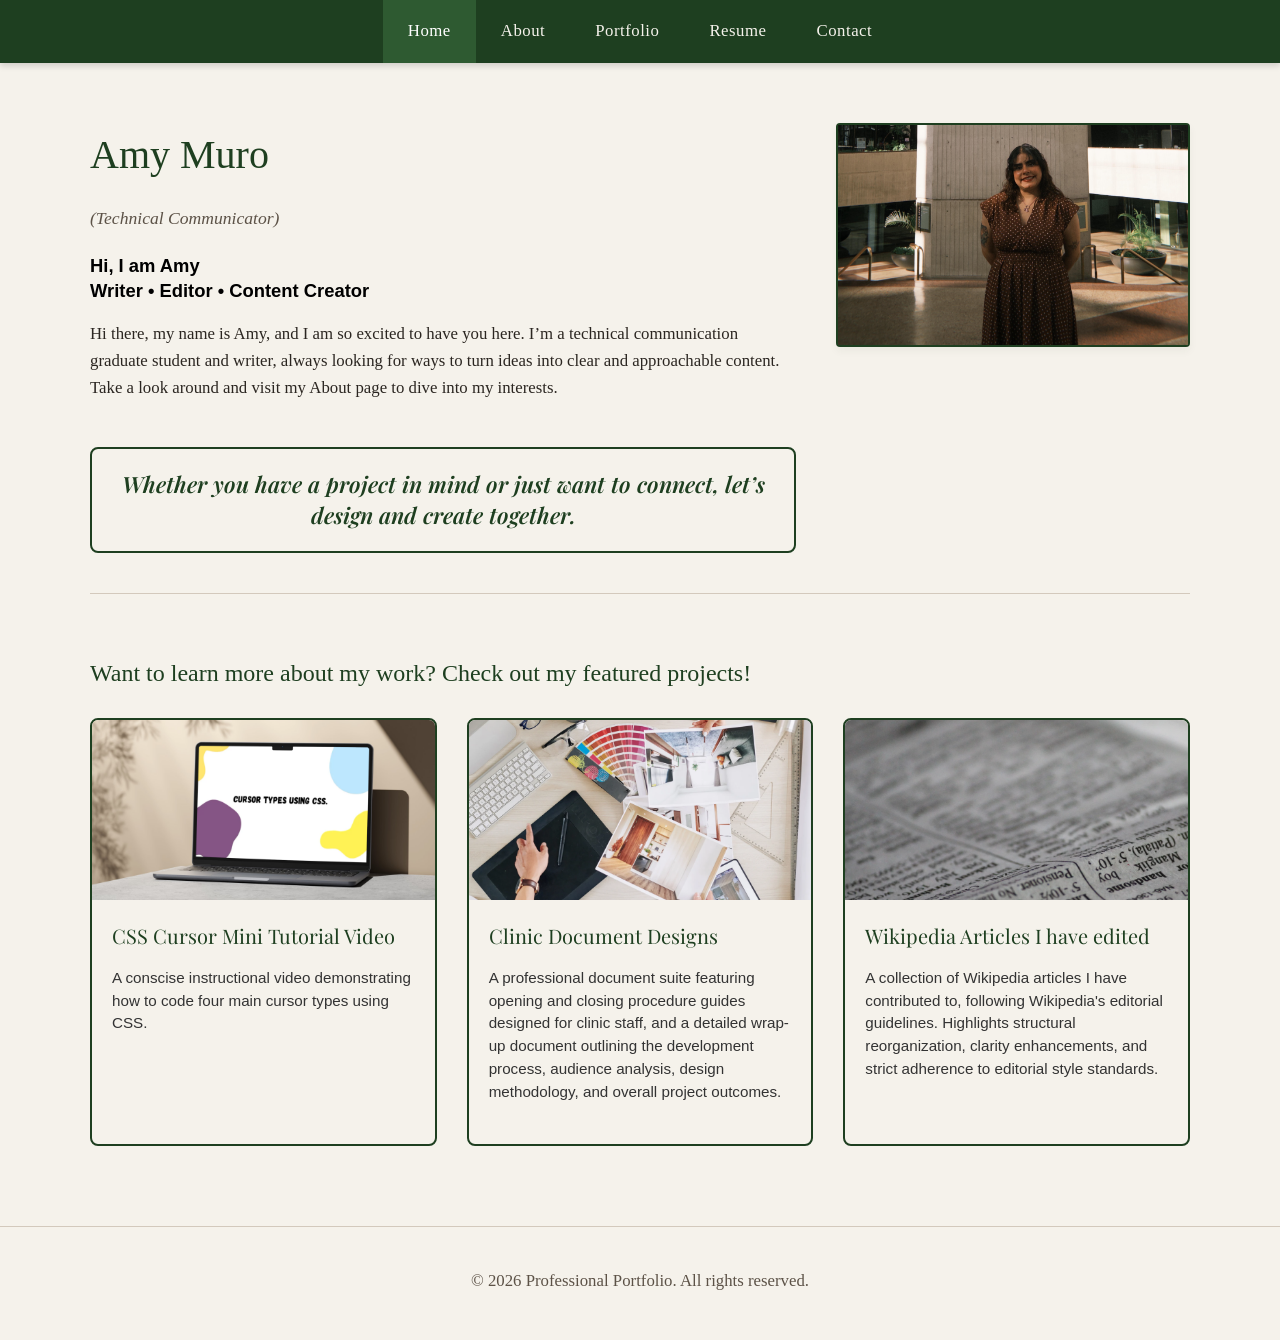
<file: index.html>
<!DOCTYPE html>
<html lang="en">
<head>

    <meta charset="UTF-8">
    <meta name="viewport" content="width=device-width, initial-scale=1.0">
    <title>Amy Muro - Portfolio Home</title>
<link href="https://fonts.googleapis.com/css2?family=Playfair+Display:ital,wght@0,400..900;1,400..900&display=swap" rel="stylesheet">
    <link rel="stylesheet" href="stylesheet_for_website.css">

</head>
<body>
    <!-- Navigation Bar -->

    <nav class="navbar">
        <ul class="nav-list">
            <li class="nav-item"><a href="index.html" class="active">Home</a></li>
            <li class="nav-item"><a href="about.html">About</a></li>
            <li class="nav-item dropdown">
                <a href="portfolio.html" class="dropbtn">Portfolio</a>
                <ul class="dropdown-menu">
                    <li><a href="writing-samples.html">Writing Samples</a></li>
                    <li><a href="editorial-work.html">Editorial Work</a></li>
                    <li><a href="digital-work.html">Digital Work</a></li>
                </ul>

            </li>

            <li class="nav-item"><a href="resume.html">Resume</a></li>
            <li class="nav-item"><a href="contact.html">Contact</a></li>

        </ul>

    </nav>
    <main class="home-container">

        <!-- Hero Section -->

        <section class="hero-section">

            <div class="hero-text">

                <h1>Amy Muro</h1>

                <p class="hero-subtitle">(Technical Communicator)</p>

                <p class="hero-tagline-bubbly">

                    Hi, I am Amy<br>Writer &bull; Editor &bull; Content Creator

                </p>



                <p class="hero-bio">

                    Hi there, my name is Amy, and I am so excited to have you here. I’m a technical communication graduate student and writer, always looking for ways to turn ideas into clear and approachable content. Take a look around and visit my About page to dive into my interests.

                </p>



                <!-- Interactive Big CTA Banner -->

                <a href="contact.html" class="hero-cta-banner">

                    <span>Whether you have a project in mind or just want to connect, let’s design and create together.</span>

                </a>

            </div>



            <!-- Image of Me Box / Photo Container -->

           <div class="hero-image-box">
                <!-- Replace 'your-headshot.jpg' with your actual image file name -->
                <img src="Photo of Me 1.1.jpg" alt="Portrait of Amy Muro" class="hero-profile-img">
            </div>
        </section>

       <!-- Featured Work Section -->

        <section class="featured-section">

            <h2 class="featured-heading">Want to learn more about my work? Check out my featured projects!</h2>

           

            <div class="featured-grid">



                <!-- Card 1: Digital Work -->

               <a href="digital-work.html" class="featured-card">

                 <div class="featured-card-img">

                 <img src="Portfolio Card 6.png" alt="Mini Instructional Cursor Tutorial Video Preview">

                 </div>

                 <div class="featured-card-body">

                     <h3>CSS Cursor Mini Tutorial Video </h3>

                        <p> A conscise instructional video demonstrating how to code four main cursor types using CSS.  </p>

                    </div>

                </a>

                <!-- Card 2: Digital Work -->

                <a href="digital-work.html" class="featured-card">

                    <div class="featured-card-img">

                    <img src="Card 2.png" alt="Clinic Document Designs Preview">

                    </div>

                    <div class="featured-card-body">

                        <h3>Clinic Document Designs</h3>

                        <p>A professional document suite featuring opening and closing procedure guides designed for clinic staff, and a detailed wrap-up document outlining the development process, audience analysis, design methodology, and overall project outcomes. </p>

                    </div>

                </a>



                <!-- Card 3: Editorial Work -->

                <a href="editorial-work.html" class="featured-card">

                    <div class="featured-card-img">

                         <img src="Card 3.png" alt="Wikipedia Articles Preview">

                    </div>

                    <div class="featured-card-body">

                        <h3>Wikipedia Articles I have edited</h3>

                        <p>A collection of Wikipedia articles I have contributed to, following Wikipedia's editorial guidelines. Highlights structural reorganization, clarity enhancements, and strict adherence to editorial style standards.</p>

                    </div>

                </a>



            </div>

        </section>

                       

                    </div>

                </a>



            </div>

        </section>



    </main>



    <!-- Footer / Contact Information -->

    <footer>

      <p>&copy; 2026 Professional Portfolio. All rights reserved.</p>

     

    </footer>



</body>

</html>

</html>
</file>
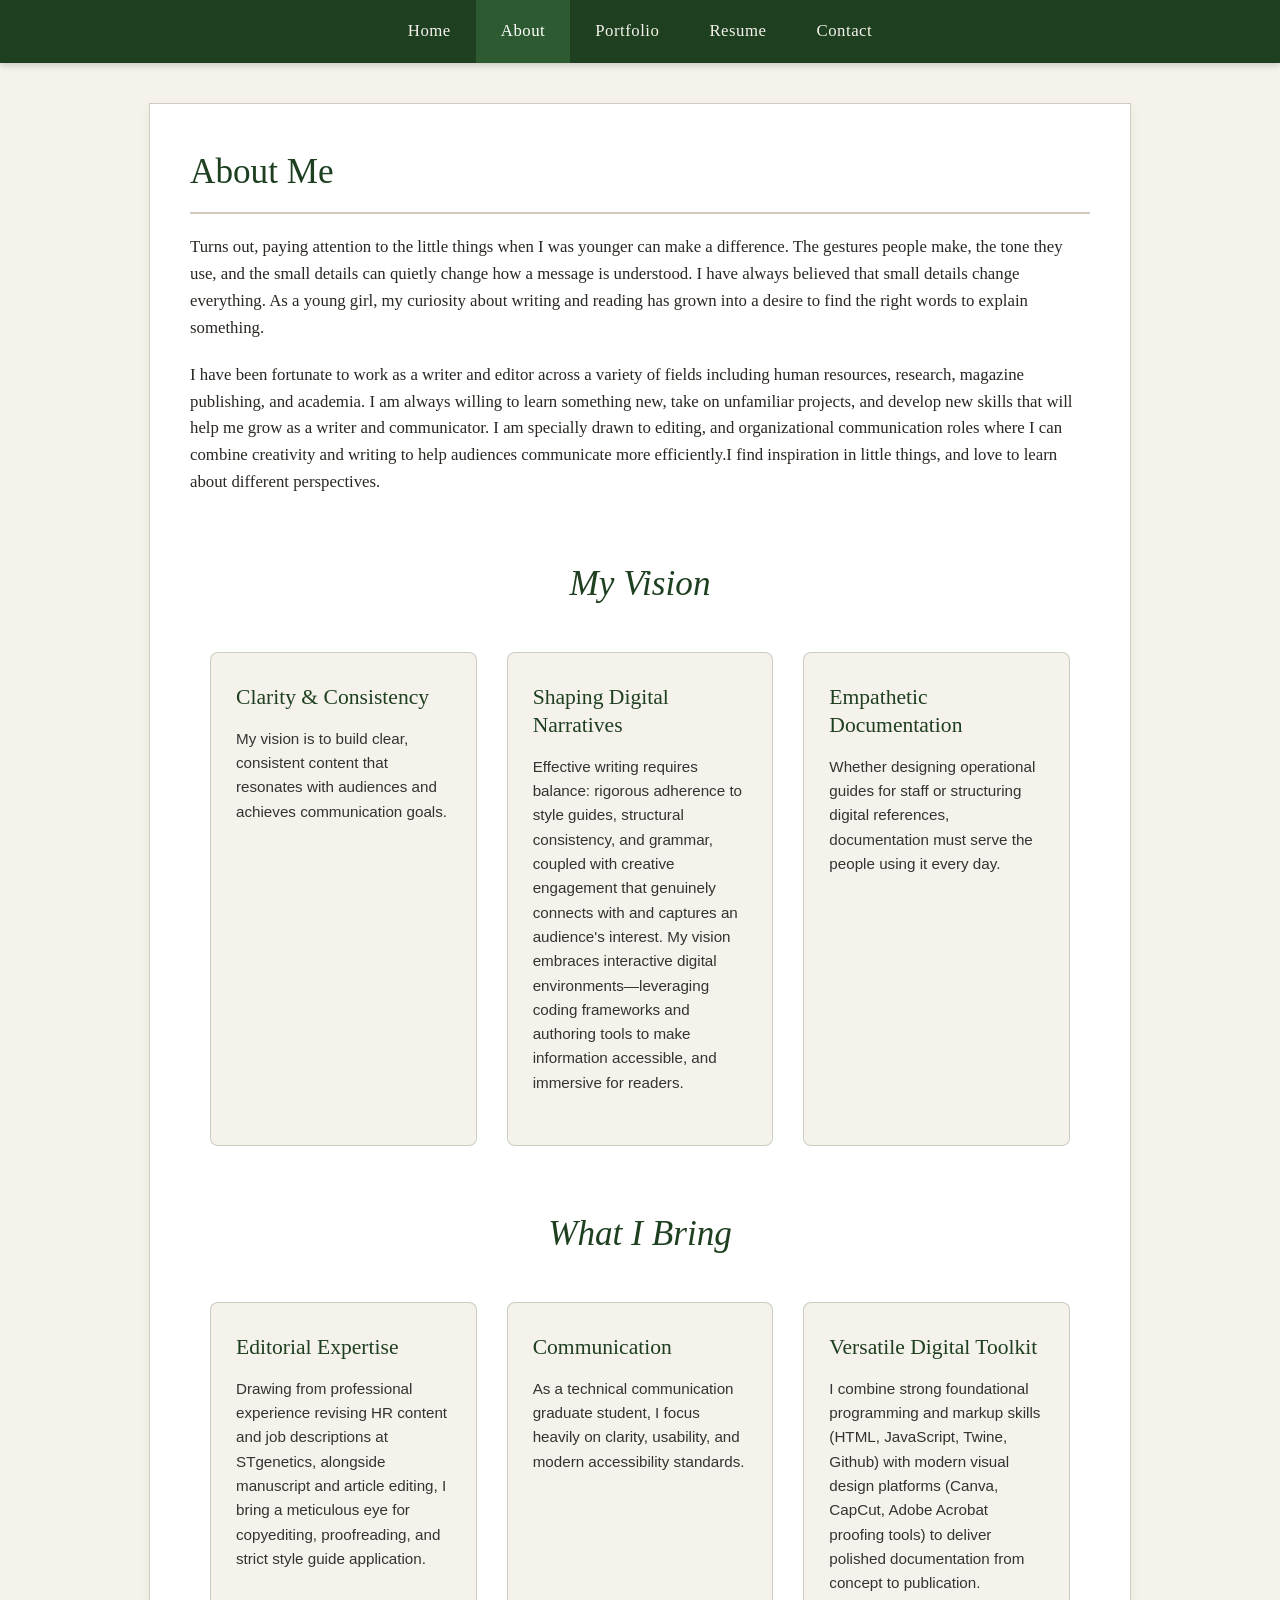
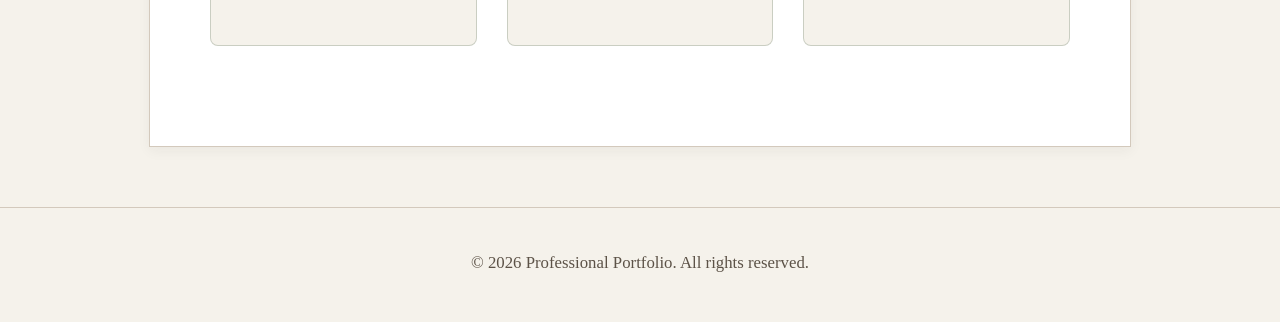
<file: about.html>
<!DOCTYPE html>
<html lang="en">
<head>
    <meta charset="UTF-8">
    <meta name="viewport" content="width=device-width, initial-scale=1.0">
    <title>Portfolio - About</title>
    <link rel="stylesheet" href="stylesheet_for_website.css">
</head>
<body>

   <nav class="navbar">
        <ul class="nav-list">
            <li class="nav-item"><a href="index.html">Home</a></li>
            <li class="nav-item"><a href="about.html" class="active">About</a></li>
            <li class="nav-item dropdown">
                <a href="portfolio.html" class="dropbtn">Portfolio</a>
                <ul class="dropdown-menu">
                    <li><a href="writing-samples.html">Writing Samples</a></li>
                    <li><a href="editorial-work.html">Editorial Work</a></li>
                    <li><a href="digital-work.html">Digital Work</a></li>
                </ul>
            </li>
            <li class="nav-item"><a href="resume.html">Resume</a></li>
            <li class="nav-item"><a href="contact.html">Contact</a></li>
        </ul>
    </nav>

    <main class="container">
        <h1>About Me</h1>
        <p>Turns out, paying attention to the little things when I was younger can make a difference. The 
gestures people make, the tone they use, and the small details can quietly change how a message 
is understood. I have always believed that small details change everything. As a young girl, my 
curiosity about writing and reading has grown into a desire to find the right words to explain 
something.</p>
 <p> I have been fortunate to work as a writer and editor across a variety of fields 
including human resources, research, magazine publishing, and academia. I am always willing to 
learn something new, take on unfamiliar projects, and develop new skills that will help me grow 
as a writer and communicator. I am specially drawn to editing, and organizational 
communication roles where I can combine creativity and writing to help audiences communicate 
more efficiently.I find inspiration in little things, and love to learn about different perspectives. </p>
        
<div class="vision-bring-container">

    <!-- My Vision Section -->
    <h2 class="section-title">My Vision</h2>
    <div class="vision-grid">
        
        <div class="vision-card">
            <h3>Clarity & Consistency</h3>
            <p>My vision is to build clear, consistent content that resonates with audiences and achieves communication goals.</p>
        </div>

        <div class="vision-card">
            <h3>Shaping Digital Narratives</h3>
            <p>Effective writing requires balance: rigorous adherence to style guides, structural consistency, and grammar, coupled with creative engagement that genuinely connects with and captures an audience's interest. My vision embraces interactive digital environments—leveraging coding frameworks and authoring tools to make information accessible, and immersive for readers.</p>
        </div>

        <div class="vision-card">
            <h3>Empathetic Documentation</h3>
            <p>Whether designing operational guides for staff or structuring digital references, documentation must serve the people using it every day. </p>
        </div>

    </div>

    <!-- What I Bring Section -->
    <h2 class="section-title">What I Bring</h2>
    <div class="vision-grid">
        
        <div class="vision-card">
            <h3>Editorial Expertise</h3>
            <p>Drawing from professional experience revising HR content and job descriptions at STgenetics, alongside manuscript and article editing, I bring a meticulous eye for copyediting, proofreading, and strict style guide application.</p>
        </div>

        <div class="vision-card">
            <h3>Communication</h3>
            <p>As a technical communication graduate student, I focus heavily on clarity, usability, and modern accessibility standards.</p>
        </div>

        <div class="vision-card">
            <h3>Versatile Digital Toolkit</h3>
            <p>I combine strong foundational programming and markup skills (HTML, JavaScript, Twine, Github) with modern visual design platforms (Canva, CapCut, Adobe Acrobat proofing tools) to deliver polished documentation from concept to publication.</p>
        </div>

    </div>

</div>
    </main>

    <footer>
      <p>&copy; 2026 Professional Portfolio. All rights reserved.</p>
    </footer>

</body>
</html>
</file>
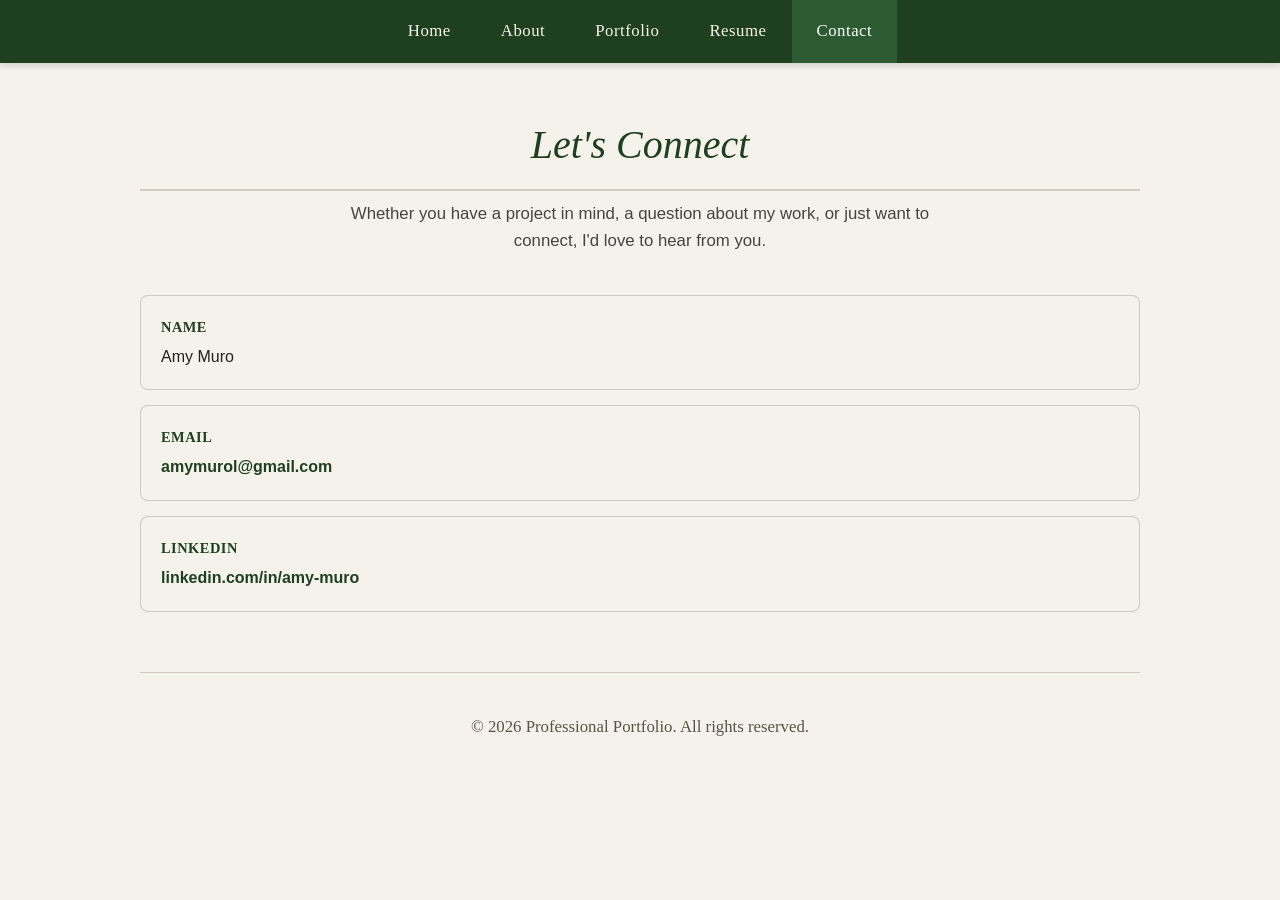
<file: contact.html>
<!DOCTYPE html>
<html lang="en">
<head>
    <meta charset="UTF-8">
    <meta name="viewport" content="width=device-width, initial-scale=1.0">
    <title>Portfolio - Contact</title>
    <link rel="stylesheet" href="stylesheet_for_website.css">
</head>
<body>

 <nav class="navbar">
        <ul class="nav-list">
            <li class="nav-item"><a href="index.html">Home</a></li>
            <li class="nav-item"><a href="about.html">About</a></li>
            <li class="nav-item dropdown">
                <a href="portfolio.html" class="dropbtn">Portfolio</a>
                <ul class="dropdown-menu">
                    <li><a href="writing-samples.html">Writing Samples</a></li>
                    <li><a href="editorial-work.html">Editorial Work</a></li>
                    <li><a href="digital-work.html">Digital Work</a></li>
                </ul>
            </li>
            <li class="nav-item"><a href="resume.html">Resume</a></li>
            <li class="nav-item"><a href="contact.html" class="active">Contact</a></li>
        </ul>
    </nav>

 <main class="contact-container">
    
    <!-- Section Header -->
    <header class="contact-header">
        <h1>Let's Connect</h1>
        <p>Whether you have a project in mind, a question about my work, or just want to connect, I'd love to hear from you.</p>
    </header>

    <div class="contact-grid">
        
        <!-- Left Side: Quick Contact Info Cards -->
        <div class="contact-info">
            
            <div class="info-card">
                <span class="info-label">Name</span>
                <p class="info-detail">Amy Muro</p>
            </div>

            <div class="info-card">
                <span class="info-label">Email</span>
                <p class="info-detail">
                    <a href="mailto:amymurol@gmail.com">amymurol@gmail.com</a>
                </p>
            </div>

            <div class="info-card">
                <span class="info-label">LinkedIn</span>
                <p class="info-detail">
                    <a href="https://www.linkedin.com/in/amy-muro" target="_blank" rel="noopener noreferrer">linkedin.com/in/amy-muro</a>
                </p>
            </div>

        </div>

    <footer>
      <p>&copy; 2026 Professional Portfolio. All rights reserved.</p>
    </footer>

</body>
</html>
</file>
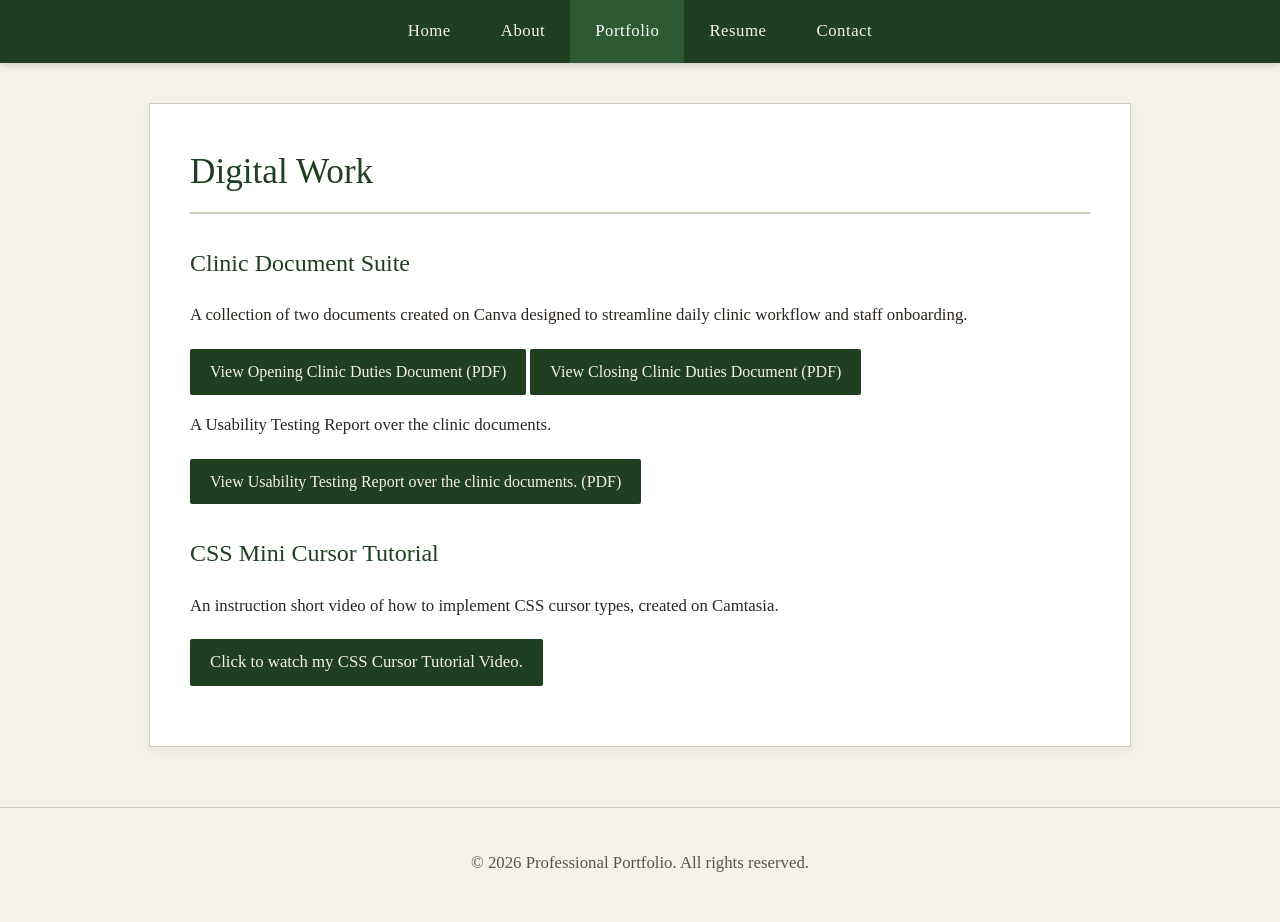
<file: digital-work.html>
<!DOCTYPE html>
<html lang="en">
<head>
    <meta charset="UTF-8">
    <meta name="viewport" content="width=device-width, initial-scale=1.0">
    <title>Portfolio - Digital Work</title>
    <link rel="stylesheet" href="stylesheet_for_website.css">
</head>
<body>

   <nav class="navbar">
        <ul class="nav-list">
            <li class="nav-item"><a href="index.html">Home</a></li>
            <li class="nav-item"><a href="about.html">About</a></li>
            <li class="nav-item dropdown">
                <a href="portfolio.html" class="dropbtn active">Portfolio</a>
                <ul class="dropdown-menu">
                    <li><a href="writing-samples.html">Writing Samples</a></li>
                    <li><a href="editorial-work.html">Editorial Work</a></li>
                    <li><a href="digital-work.html">Digital Work</a></li>
                </ul>
            </li>
            <li class="nav-item"><a href="resume.html">Resume</a></li>
            <li class="nav-item"><a href="contact.html">Contact</a></li>
        </ul>
    </nav>

    <main class="container">
        <h1>Digital Work</h1>
    <h2>Clinic Document Suite</h2>
    <p>A collection of two documents created on Canva designed to streamline daily clinic workflow and staff onboarding.</p>
    <!-- Link that opens the PDF in a new tab -->
    <a href="Opening Clinic Duties PDF.pdf" target="_blank" class="btn-primary">View Opening Clinic Duties Document (PDF)</a>
    <a href="Closing Clinic Duties PDF.pdf" target="_blank" class="btn-primary">View Closing Clinic Duties Document (PDF)</a>
    <p>A Usability Testing Report over the clinic documents.</p>
    <a href="Usability Testing Report.pdf" target="_blank" class="btn-primary">View Usability Testing Report over the clinic documents. (PDF)</a>
    <h2>CSS Mini Cursor Tutorial </h2>
    <p> An instruction short video of how to implement CSS cursor types, created on Camtasia. <p>
   <!-- Opens the video file when clicked -->
     <a href="Cursor Types Video.mp4" target="_blank:" class="btn-primary">Click to watch my CSS Cursor Tutorial Video.</a>
    </main>

    <footer>
        <p>&copy; 2026 Professional Portfolio. All rights reserved.</p>
    </footer>

</body>
</html>
</file>
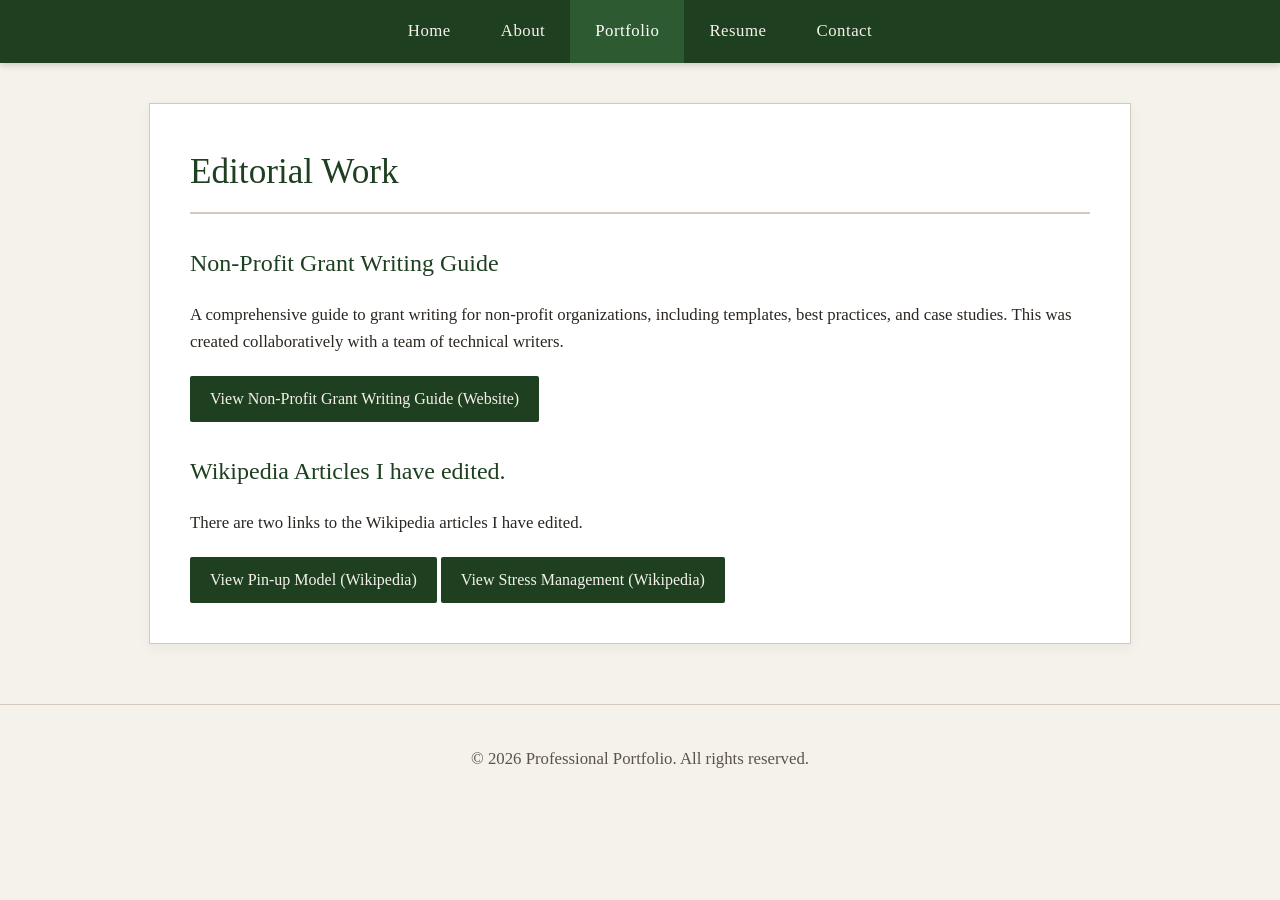
<file: editorial-work.html>
<!DOCTYPE html>
<html lang="en">
<head>
    <meta charset="UTF-8">
    <meta name="viewport" content="width=device-width, initial-scale=1.0">
    <title>Portfolio - Editorial Work</title>
    <link rel="stylesheet" href="stylesheet_for_website.css">
</head>
<body>

    <nav class="navbar">
        <ul class="nav-list">
            <li class="nav-item"><a href="index.html">Home</a></li>
            <li class="nav-item"><a href="about.html">About</a></li>
            <li class="nav-item dropdown">
                <a href="portfolio.html" class="dropbtn active">Portfolio</a>
                <ul class="dropdown-menu">
                    <li><a href="writing-samples.html">Writing Samples</a></li>
                    <li><a href="editorial-work.html">Editorial Work</a></li>
                    <li><a href="digital-work.html">Digital Work</a></li>
                </ul>
            </li>
            <li class="nav-item"><a href="resume.html">Resume</a></li>
            <li class="nav-item"><a href="contact.html">Contact</a></li>
        </ul>
    </nav>

    <main class="container">
        <h1>Editorial Work</h1>
        <h2>Non-Profit Grant Writing Guide</h2>
        <p>A comprehensive guide to grant writing for non-profit organizations, including templates, best practices, and case studies. This was created collaboratively with a team of technical writers.</p>
       <a href="https://amymuro1.github.io/Team-Documentation-Project-/#base-documentation" target="_blank" class="btn-primary">View Non-Profit Grant Writing Guide (Website)</a>
        <h2>Wikipedia Articles I have edited.</h2>
    <p>There are two links to the Wikipedia articles I have edited.</p> 
    <!-- Link that opens the PDF in a new tab -->
    <a href="https://en.wikipedia.org/wiki/Pin-up_model" target="_blank" class="btn-primary">View Pin-up Model (Wikipedia)</a>
    <!-- Link that opens the PDF in a new tab -->
    <a href="https://en.wikipedia.org/wiki/Stress_management" target="_blank" class="btn-primary">View Stress Management (Wikipedia)</a>
            
    </main>

    <footer>
        <p>&copy; 2026 Professional Portfolio. All rights reserved.</p>
    </footer>

</body>
</html>
</file>
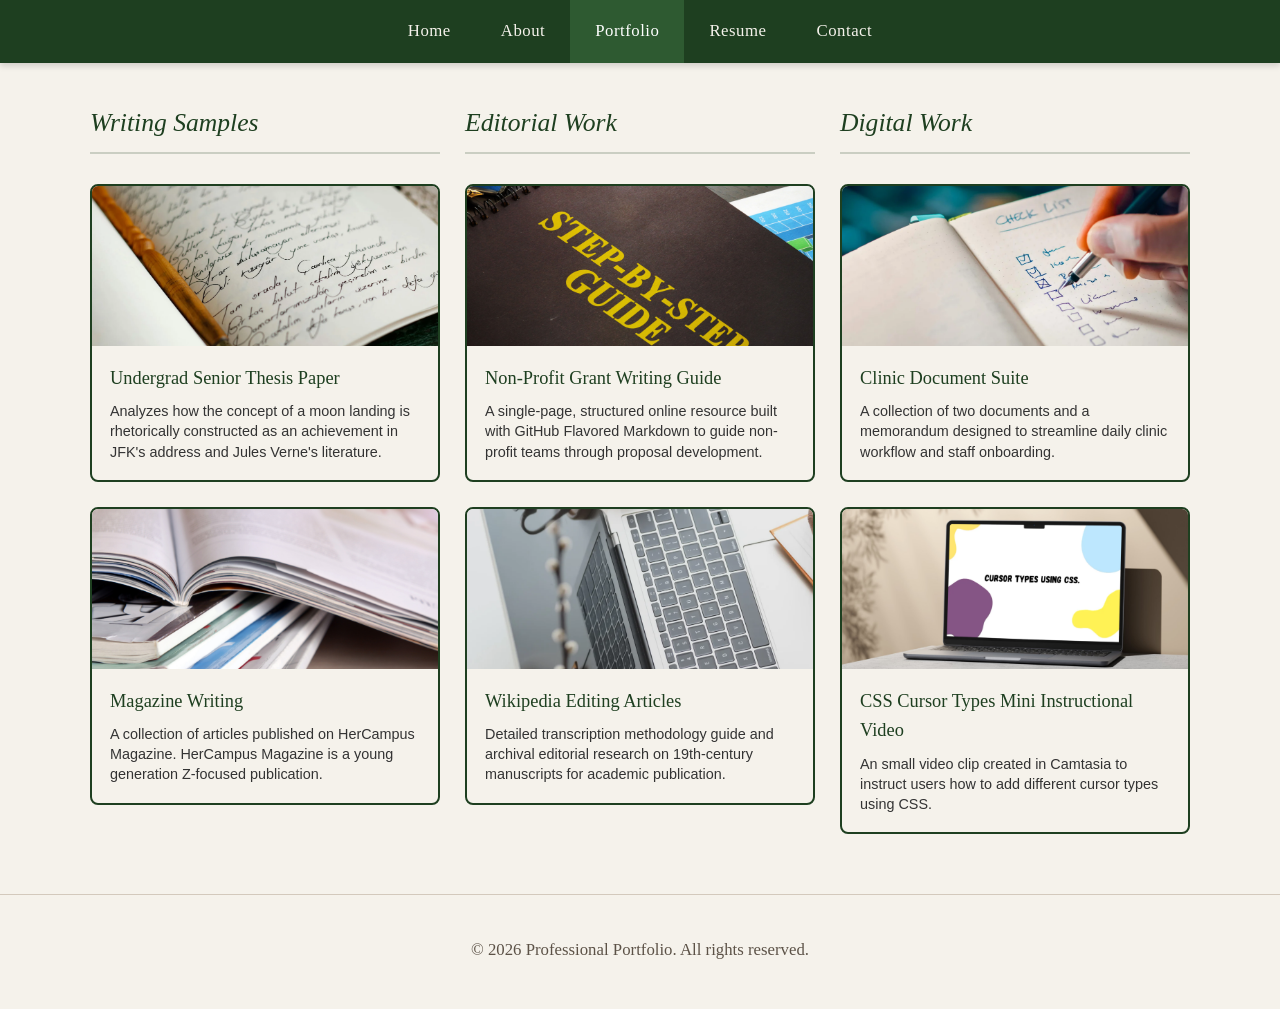
<file: portfolio.html>
<!DOCTYPE html>
<html lang="en">
<head>
    <meta charset="UTF-8">
    <meta name="viewport" content="width=device-width, initial-scale=1.0">
    <title>Portfolio - Overview</title>
    <link rel="stylesheet" href="stylesheet_for_website.css">
</head>
<body>

    <!-- Navigation Bar -->
    <nav class="navbar">
        <ul class="nav-list">
            <li class="nav-item"><a href="index.html">Home</a></li>
            <li class="nav-item"><a href="about.html">About</a></li>
            <li class="nav-item dropdown">
                <a href="portfolio.html" class="dropbtn active">Portfolio</a>
                <ul class="dropdown-menu">
                    <li><a href="writing-samples.html">Writing Samples</a></li>
                    <li><a href="editorial-work.html">Editorial Work</a></li>
                    <li><a href="digital-work.html">Digital Work</a></li>
                </ul>
            </li>
            <li class="nav-item"><a href="resume.html">Resume</a></li>
            <li class="nav-item"><a href="contact.html">Contact</a></li>
        </ul>
    </nav>
<main class="portfolio-wrapper">
    <div class="portfolio-grid">

        <!-- Column 1: Writing Samples (Both cards stacked) -->
        <div class="portfolio-column">
            <h2 class="column-header">Writing Samples</h2>
            
            <a href="writing-samples.html" class="portfolio-card">
                <div class="portfolio-card-img">
                    <img src="Portfolio Card 1.png" alt="Undergrad Senior Thesis Preview">
                </div>
                <div class="portfolio-card-body">
                    <h3>Undergrad Senior Thesis Paper</h3>
                    <p>Analyzes how the concept of a moon landing is rhetorically constructed as an achievement in JFK's address and Jules Verne's literature.</p>
                </div>
            </a>

            <a href="writing-samples.html" class="portfolio-card">
                <div class="portfolio-card-img">
                    <img src="Portfolio Card 2.png" alt="HR Content Preview">
                </div>
                <div class="portfolio-card-body">
                    <h3>Magazine Writing</h3>
                    <p>A collection of articles published on HerCampus Magazine. HerCampus Magazine is a young generation Z-focused publication.</p>
                </div>
            </a>
        </div>

        <!-- Column 2: Editorial Work (Both cards stacked) -->
        <div class="portfolio-column">
            <h2 class="column-header">Editorial Work</h2>

            <a href="editorial-work.html" class="portfolio-card">
                <div class="portfolio-card-img">
                    <img src="Portfolio Card 3.png" alt="Non-Profit Grant Writing Guide Preview">
                </div>
                <div class="portfolio-card-body">
                    <h3>Non-Profit Grant Writing Guide</h3>
                    <p>A single-page, structured online resource built with GitHub Flavored Markdown to guide non-profit teams through proposal development.</p>
                </div>
            </a>

            <a href="editorial-work.html" class="portfolio-card">
                <div class="portfolio-card-img">
                    <img src="Portfolio Card 4.png" alt="Historical Transcription Preview">
                </div>
                <div class="portfolio-card-body">
                    <h3>Wikipedia Editing Articles</h3>
                    <p>Detailed transcription methodology guide and archival editorial research on 19th-century manuscripts for academic publication.</p>
                </div>
            </a>
        </div>

        <!-- Column 3: Digital Work (Both cards stacked) -->
        <div class="portfolio-column">
            <h2 class="column-header">Digital Work</h2>

            <a href="digital-work.html" class="portfolio-card">
                <div class="portfolio-card-img">
                    <img src="Portfolio Card 5.png" alt="Clinic Procedure Suite Preview">
                </div>
                <div class="portfolio-card-body">
                    <h3>Clinic Document Suite</h3>
                    <p>A collection of two documents and a memorandum designed to streamline daily clinic workflow and staff onboarding.</p>
                </div>
            </a>

            <a href="digital-work.html" class="portfolio-card">
                <div class="portfolio-card-img">
                    <img src="Portfolio Card 6.png" alt="CSS Cursor Types Video Preview">
                </div>
                <div class="portfolio-card-body">
                    <h3>CSS Cursor Types Mini Instructional Video </h3>
                    <p>An small video clip created in Camtasia to instruct users how to add different cursor types using CSS. </p>
                </div>
            </a>
        </div>

    </div>
</main>

    <!-- Footer / Contact Information -->
    <footer>
      <p>&copy; 2026 Professional Portfolio. All rights reserved.</p>
     
    </footer>

</body>
</html>
</file>
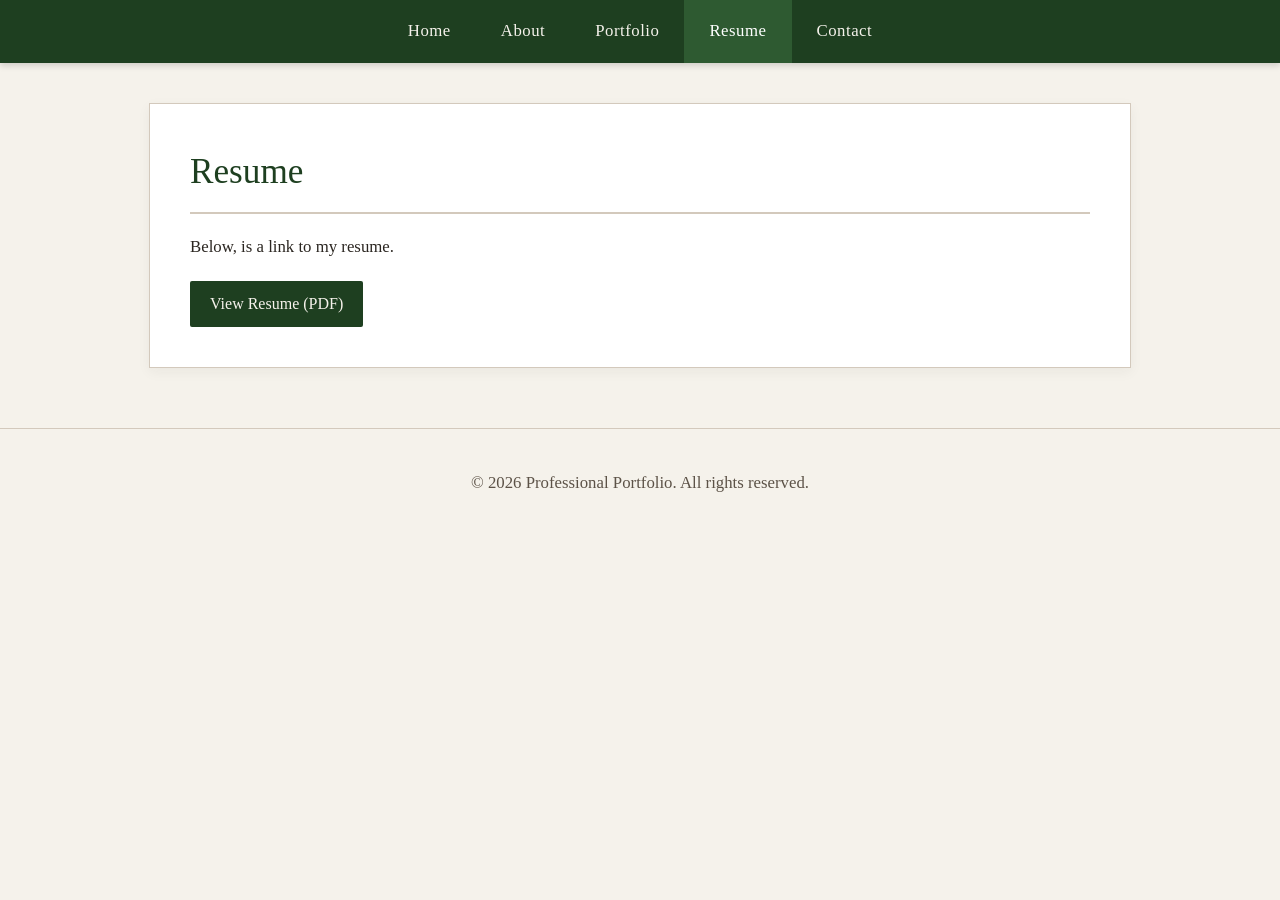
<file: resume.html>
<!DOCTYPE html>
<html lang="en">
<head>
    <meta charset="UTF-8">
    <meta name="viewport" content="width=device-width, initial-scale=1.0">
    <title>Portfolio - Resume</title>
    <link rel="stylesheet" href="stylesheet_for_website.css">
</head>
<body>

 <nav class="navbar">
        <ul class="nav-list">
            <li class="nav-item"><a href="index.html">Home</a></li>
            <li class="nav-item"><a href="about.html">About</a></li>
            <li class="nav-item dropdown">
                <a href="portfolio.html" class="dropbtn">Portfolio</a>
                <ul class="dropdown-menu">
                    <li><a href="writing-samples.html">Writing Samples</a></li>
                    <li><a href="editorial-work.html">Editorial Work</a></li>
                    <li><a href="digital-work.html">Digital Work</a></li>
                </ul>
            </li>
            <li class="nav-item"><a href="resume.html"class="active">Resume</a></li>
            <li class="nav-item"><a href="contact.html">Contact</a></li>
        </ul>
    </nav>

    <main class="container">
        <h1>Resume</h1>
        <p>Below, is a link to my resume.</p>
      <a href="Amy Muro Resume for Website.pdf" target="_blank" class="btn-primary">View Resume (PDF)</a>  
    </main>

    <footer>
        <p>&copy; 2026 Professional Portfolio. All rights reserved.</p>
    </footer>

</body>
</html>
</file>
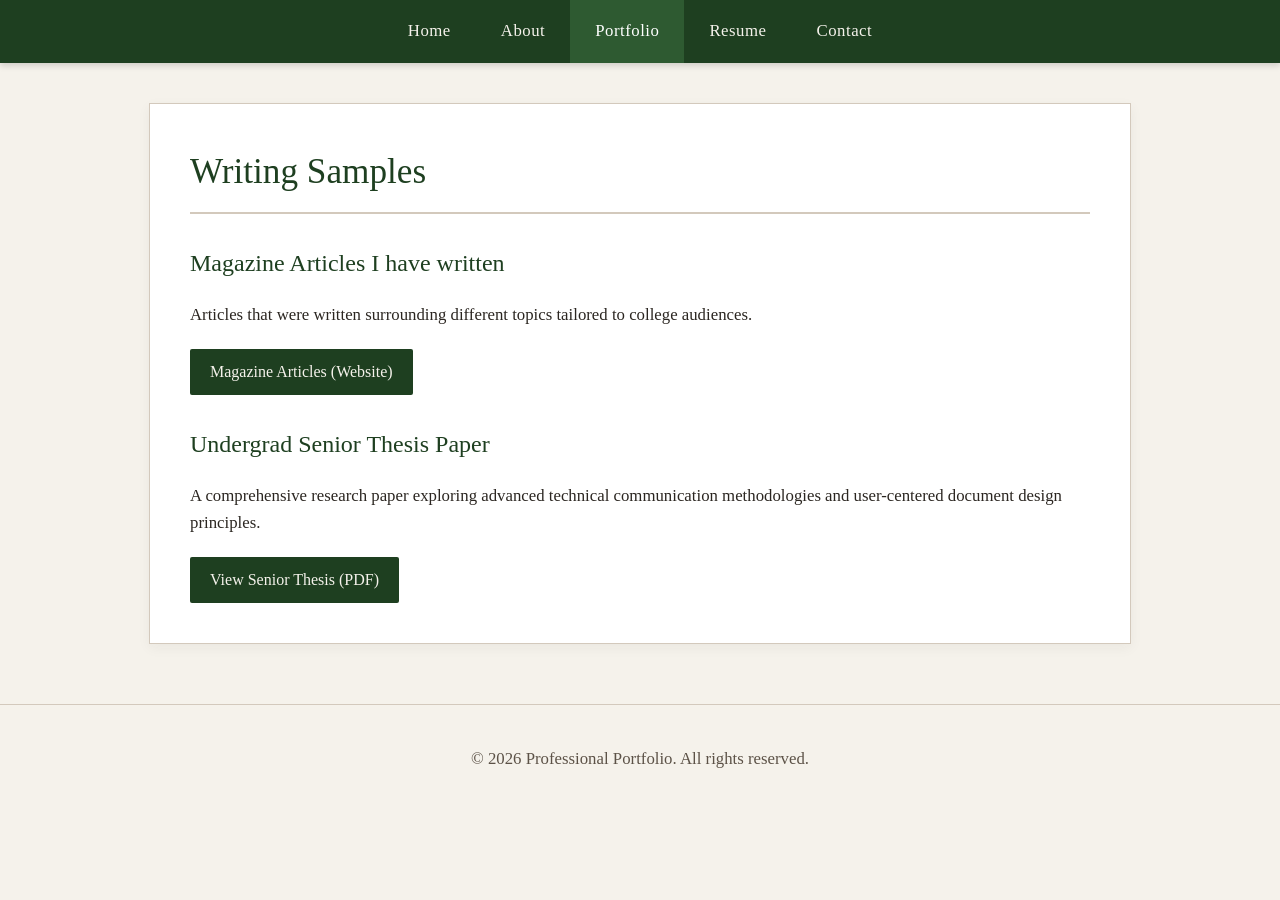
<file: writing-samples.html>
<!DOCTYPE html>
<html lang="en">
<head>
    <meta charset="UTF-8">
    <meta name="viewport" content="width=device-width, initial-scale=1.0">
    <title>Portfolio - Writing Samples</title>
    <link rel="stylesheet" href="stylesheet_for_website.css">
</head>
<body>
 <nav class="navbar">
        <ul class="nav-list">
            <li class="nav-item"><a href="index.html">Home</a></li>
            <li class="nav-item"><a href="about.html">About</a></li>
            <li class="nav-item dropdown">
                <a href="portfolio.html" class="dropbtn active">Portfolio</a>
                <ul class="dropdown-menu">
                    <li><a href="writing-samples.html">Writing Samples</a></li>
                    <li><a href="editorial-work.html">Editorial Work</a></li>
                    <li><a href="digital-work.html">Digital Work</a></li>
                </ul>
            </li>
            <li class="nav-item"><a href="resume.html">Resume</a></li>
            <li class="nav-item"><a href="contact.html">Contact</a></li>
        </ul>
    </nav>

    <main class="container">
        <h1>Writing Samples</h1>
        <h2>Magazine Articles I have written</h2>
        <p> Articles that were written surrounding different topics tailored to college audiences. </p>
        <a href="https://www.hercampus.com/author/amy-muro/" target="_blank" class="btn-primary"> Magazine Articles (Website)</a>
        <section class="sample-section">
    <h2>Undergrad Senior Thesis Paper</h2>
    <p>A comprehensive research paper exploring advanced technical communication methodologies and user-centered document design principles.</p>  
    <!-- Link that opens the PDF in a new tab -->
    <a href="senior-thesis-paper.pdf" target="_blank" class="btn-primary">View Senior Thesis (PDF)</a>
</section>
</section>
    </main>

</section>
    <footer>
        <p>&copy; 2026 Professional Portfolio. All rights reserved.</p>
    </footer>

</body>
</html>
</file>
<file: stylesheet_for_website.css>
/* ==========================================
   GLOBAL STYLES & COLOR PALETTE
   ========================================== */
:root {
    --bg-beige: #F5F2EB;          /* Warm background beige */
    --card-bg: #FFFFFF;           /* Clean white for content cards */
    --text-dark: #2B2621;         /* Deep warm brown/black for text */
    --forest-green: #1E3F20;      /* Dark forest green for headers & nav */
    --accent-green: #2E5A31;      /* Hover state green */
    --border-brown: #D3C9BC;      /* Muted brown for borders */
}

body {
    margin: 0;
    font-family: Georgia, 'Times New Roman', Times, serif; /* Formal serif font */
    background-color: var(--bg-beige);
    color: var(--text-dark);
    line-height: 1.6;
}

/* ==========================================
   NAVIGATION BAR STYLING
   ========================================== */
.navbar {
    background-color: var(--forest-green);
    width: 100%;
    box-shadow: 0 3px 6px rgba(0, 0, 0, 0.15);
    position: sticky;
    top: 0;
    z-index: 1000;
}

.nav-list {
    list-style-type: none;
    margin: 0;
    padding: 0;
    display: flex;
    justify-content: center;
}

.nav-item {
    position: relative;
}

.nav-item > a {
    display: block;
    color: var(--bg-beige);
    text-align: center;
    padding: 18px 25px;
    text-decoration: none;
    font-size: 1.05rem;
    letter-spacing: 0.5px;
    transition: background-color 0.3s ease, color 0.3s ease;
}

.nav-item > a:hover, .nav-item > a.active {
    background-color: var(--accent-green);
    color: #FFFFFF;
}

/* Dropdown Menu */
.dropdown-menu {
    display: none;
    position: absolute;
    top: 100%;
    left: 0;
    background-color: var(--forest-green);
    list-style-type: none;
    padding: 0;
    margin: 0;
    min-width: 200px;
    box-shadow: 0px 8px 16px rgba(0, 0, 0, 0.2);
}

.dropdown-menu li a {
    padding: 14px 20px;
    color: var(--bg-beige);
    text-decoration: none;
    display: block;
    text-align: left;
    font-size: 0.95rem;
    border-top: 1px solid rgba(255, 255, 255, 0.1);
}

.dropdown-menu li a:hover {
    background-color: var(--accent-green);
    color: #FFFFFF;
}

.dropdown:hover .dropdown-menu {
    display: block;
}

/* ==========================================
   LAYOUT & CONTENT STYLING
   ========================================== */
.container {
    max-width: 900px;
    margin: 40px auto;
    padding: 40px;
    background-color: var(--card-bg);
    border: 1px solid var(--border-brown);
    box-shadow: 0 4px 12px rgba(43, 38, 33, 0.05);
}

h1, h2, h3 {
    color: var(--forest-green);
    font-weight: normal;
    margin-top: 0;
}

h1 {
    font-size: 2.2rem;
    border-bottom: 2px solid var(--border-brown);
    padding-bottom: 12px;
    margin-bottom: 20px;
}

h2 {
    font-size: 1.5rem;
    margin-top: 30px;
}

p {
    margin-bottom: 20px;
    font-size: 1.05rem;
}

.btn-primary {
    display: inline-block;
    background-color: var(--forest-green);
    color: var(--bg-beige);
    padding: 10px 20px;
    text-decoration: none;
    border-radius: 2px;
    transition: background-color 0.3s ease;
}

.btn-primary:hover {
    background-color: var(--accent-green);
    color: #FFFFFF;
}

footer {
    text-align: center;
    padding: 25px;
    color: #5C5247;
    font-size: 0.9rem;
    border-top: 1px solid var(--border-brown);
    margin-top: 60px;
    .featured-card-body {
    padding: 20px;
    text-align: center;
}

.featured-card-body h3 {
    font-size: 1.1rem;
    color: var(--forest-green);
    margin: 0 0 8px 0;
}

.featured-card-body p {
    margin: 0;
    color: var(--text-dark);
    font-size: 0.9rem; /* Slightly smaller text for descriptions */
    line-height: 1.4;
}
}
/* ==========================================
   WIREFRAME PORTFOLIO GRID STYLING
   ========================================== */
/* Center and constrain the content width */
.portfolio-wrapper {
    max-width: 1100px; /* Adjust width as preferred */
    margin: 40px auto;  /* Centers the whole block on screen */
    padding: 0 20px;
}

/* 3 Equal Columns Grid */
.portfolio-grid {
    display: grid;
    grid-template-columns: repeat(3, 1fr);
    gap: 25px;
    align-items: start;
}

/* Vertical stacking inside each column */
.portfolio-column {
    display: flex;
    flex-direction: column;
    gap: 25px;
}

/* Column Header Styling */
.column-header {
    font-family: 'Playfair Display', Georgia, serif;
    font-size: 1.6rem;
    font-style: italic;
    color: #1E3F20;
    margin: 0 0 5px 0;
    padding-bottom: 8px;
    border-bottom: 2px solid rgba(30, 63, 32, 0.2);
}

/* Card Container */
.portfolio-card {
    display: flex;
    flex-direction: column;
    background-color: #F5F2EB;
    border: 2px solid #1E3F20;
    border-radius: 8px;
    overflow: hidden;
    text-decoration: none;
    transition: transform 0.3s ease, box-shadow 0.3s ease;
}

.portfolio-card:hover {
    transform: translateY(-5px);
    box-shadow: 0 8px 20px rgba(30, 63, 32, 0.2);
}

/* Top Half Image Container */
.portfolio-card-img {
    width: 100%;
    height: 160px; /* Fixed height for top-half image banner */
    overflow: hidden;
    background-color: #e2ded4;
}

.portfolio-card-img img {
    width: 100%;
    height: 100%;
    object-fit: cover;
    display: block;
}

/* Bottom Half Text Container */
.portfolio-card-body {
    padding: 18px;
}

.portfolio-card-body h3 {
    font-family: 'Playfair Display', Georgia, serif;
    font-size: 1.15rem;
    color: #1E3F20;
    margin: 0 0 8px 0;
}

.portfolio-card-body p {
    font-family: 'Quicksand', 'Nunito', sans-serif;
    font-size: 0.9rem;
    color: #333333;
    line-height: 1.4;
    margin: 0;
}

/* Responsive breakpoint for small screens */
@media (max-width: 850px) {
    .portfolio-grid {
        grid-template-columns: 1fr;
    }
}
/* ==========================================
   HOMEPAGE HERO & FEATURED SECTION STYLING
   ========================================== */

.home-container {
    max-width: 1100px;
    margin: 40px auto;
    padding: 20px;
}

.hero-section {
    display: flex;
    justify-content: space-between;
    align-items: flex-start;
    gap: 40px;
    margin-bottom: 60px;
    padding-bottom: 40px;
    border-bottom: 1px solid var(--border-brown);
}

.hero-text {
    flex: 1;
}

.hero-text h1 {
    font-size: 2.5rem;
    margin-bottom: 5px;
    border-bottom: none;
    padding-bottom: 0;
}

.hero-subtitle {
    font-size: 1.1rem;
    color: #5C5247;
    margin-bottom: 20px;
    font-style: italic;
}
.hero-tagline-bubbly {
    color: #000000;
    font-family: 'Quicksand', 'Nunito', sans-serif;
    font-size: 1.15rem;
    font-weight: 600;
    line-height: 1.4;
    margin-top: 5px;   /* <--- This pulls it closer to whatever is above it */
    margin-bottom: 15px;
}
.hero-bio {
    font-size: 1.05rem;
    color: var(--text-dark);
    line-height: 1.6;
}

/* Image of Me Placeholder Box */
.hero-image-box {
    width: 350px;
    height: 220px;
    background-color: #FFFFFF;
    border: 2px solid var(--forest-green);
    display: flex;
    align-items: center;
    justify-content: center;
    text-align: center;
    border-radius: 4px;
    box-shadow: 0 4px 8px rgba(30, 63, 32, 0.05);
    flex-shrink: 0;
}
.hero-image-box img {
    width: 100%;
    height: 100%;
    object-fit: cover;
    display: block;
}

.hero-image-box span {
    font-size: 1.2rem;
    color: var(--forest-green);
}
.hero-cta-banner {
    display: inline-block;
    margin-top: 25px;
    padding: 20px 28px;
    background-color: #F5F2EB; /* Beige background */
    border: 2px solid #1E3F20; /* Forest green border */
    border-radius: 8px;
    text-decoration: none;
    transition: all 0.3s ease;
}

/* Big, beautiful editorial text */
.hero-cta-banner span {
    display: block;
    font-family: 'Playfair Display', Georgia, serif; /* Editorial serif font */
    font-size: 1.4rem; /* Makes it nice and large */
    font-weight: 600;
    font-style: italic; /* Optional: gives it that gorgeous slanted editorial look */
    color: #1E3F20;
    text-align: center;
    line-height: 1.4;
}

/* Hover effect */
.hero-cta-banner:hover {
    background-color: #1E3F20;
    transform: translateY(-3px);
    box-shadow: 0 6px 15px rgba(30, 63, 32, 0.2);
}

.hero-cta-banner:hover span {
    color: #F5F2EB; /* Text turns beige on hover */
}
/* Featured Work Section */
.featured-heading {
    font-size: 1.5rem;
    color: var(--forest-green);
    margin-bottom: 25px;
}

.featured-grid {
    display: grid;
    grid-template-columns: repeat(3, 1fr);
    gap: 30px;
}

/* Ensure the card keeps its content neatly stacked */
.featured-card {
    display: flex;
    flex-direction: column;
    background-color: #F5F2EB;
    border: 2px solid #1E3F20;
    border-radius: 8px;
    overflow: hidden; /* Keeps everything neatly inside the rounded corners */
    text-decoration: none;
    transition: transform 0.3s ease, box-shadow 0.3s ease;
}

.featured-card:hover {
    transform: translateY(-5px);
    box-shadow: 0 8px 20px rgba(30, 63, 32, 0.2);
}

/* Restrict the image container to the top half with a fixed height */
.featured-card-img {
    width: 100%;
    height: 180px; /* Adjust this height if you want it taller or shorter */
    overflow: hidden;
}

.featured-card-img img {
    width: 100%;
    height: 100%;
    object-fit: cover; /* Crops the image nicely to fit the top box */
    display: block;
}

/* Padding for the text section at the bottom */
.featured-card-body {
    padding: 20px;
}

.featured-card-body h3 {
    font-family: 'Playfair Display', Georgia, serif;
    font-size: 1.25rem;
    color: #1E3F20;
    margin-bottom: 10px;
}

.featured-card-body p {
    font-family: 'Quicksand', 'Nunito', sans-serif;
    font-size: 0.95rem;
    color: #333333;
    line-height: 1.5;
}

/* --- ABOUT ME PAGE SECTION --- */
.vision-bring-container {
    max-width: 1100px;
    margin: 60px auto;
    padding: 0 20px;
}

.section-title {
    font-family: 'Playfair Display', Georgia, serif;
    font-size: 2.2rem;
    color: #1E3F20;
    text-align: center;
    margin-bottom: 40px;
    font-style: italic;
}

/* 3-Column Grid Layout */
.vision-grid {
    display: grid;
    grid-template-columns: repeat(3, 1fr);
    gap: 30px;
    margin-bottom: 60px;
}

/* Individual Grid Cards */
.vision-card {
    background-color: #F5F2EB; /* Soft beige */
    border: 1px solid rgba(30, 63, 32, 0.2); /* Subtle forest green border */
    border-radius: 8px;
    padding: 30px 25px;
    transition: transform 0.3s ease, box-shadow 0.3s ease;
}

.vision-card:hover {
    transform: translateY(-5px);
    box-shadow: 0 8px 20px rgba(30, 63, 32, 0.1);
}

.vision-card h3 {
    font-family: 'Playfair Display', Georgia, serif;
    font-size: 1.35rem;
    color: #1E3F20;
    margin-bottom: 15px;
    line-height: 1.3;
}

.vision-card p {
    font-family: 'Quicksand', 'Nunito', sans-serif;
    font-size: 0.95rem;
    color: #333333;
    line-height: 1.6;
}

/* Responsive adjustment for smaller screens */
@media (max-width: 768px) {
    .vision-grid {
        grid-template-columns: 1fr;
    }
}

/* --- Contact Page Styles --- */
.contact-container {
    max-width: 1000px;
    margin: 50px auto;
    padding: 0 20px;
}

.contact-header {
    text-align: center;
    margin-bottom: 40px;
}

.contact-header h1 {
    font-family: 'Playfair Display', Georgia, serif;
    font-size: 2.5rem;
    color: #1E3F20;
    margin-bottom: 10px;
    font-style: italic;
}

.contact-header p {
    font-family: 'Quicksand', 'Nunito', sans-serif;
    font-size: 1.05rem;
    color: #444444;
    max-width: 600px;
    margin: 0 auto;
}

/* Info Cards Styling */
.contact-info {
    display: flex;
    flex-direction: column;
    gap: 15px;
}

.info-card {
    background-color: #F5F2EB;
    border: 1px solid rgba(30, 63, 32, 0.2);
    border-radius: 8px;
    padding: 20px;
}

.info-label {
    display: block;
    font-family: 'Playfair Display', Georgia, serif;
    font-size: 0.9rem;
    font-weight: 700;
    color: #1E3F20;
    text-transform: uppercase;
    letter-spacing: 0.5px;
    margin-bottom: 5px;
}

.info-detail {
    font-family: 'Quicksand', 'Nunito', sans-serif;
    font-size: 1rem;
    color: #222222;
    margin: 0;
}

.info-detail a {
    color: #1E3F20;
    text-decoration: none;
    font-weight: 600;
    transition: color 0.2s ease;
}

.info-detail a:hover {
    text-decoration: underline;
}

/* Form Styling */
.contact-form {
    background-color: #F5F2EB;
    border: 2px solid #1E3F20;
    border-radius: 8px;
    padding: 30px;
    display: flex;
    flex-direction: column;
    gap: 20px;
}

.form-group {
    display: flex;
    flex-direction: column;
    gap: 8px;
}

.form-group label {
    font-family: 'Quicksand', 'Nunito', sans-serif;
    font-size: 0.95rem;
    font-weight: 700;
    color: #1E3F20;
}

.form-group input,
.form-group textarea {
    width: 100%;
    padding: 12px 15px;
    border: 1px solid rgba(30, 63, 32, 0.3);
    border-radius: 6px;
    background-color: #FFFFFF;
    font-family: 'Quicksand', 'Nunito', sans-serif;
    font-size: 0.95rem;
    color: #333333;
    transition: border-color 0.2s ease, box-shadow 0.2s ease;
}

/* Focus state for accessibility */
.form-group input:focus,
.form-group textarea:focus {
    outline: none;
    border-color: #1E3F20;
    box-shadow: 0 0 0 3px rgba(30, 63, 32, 0.15);
}
/* Tablet & Mobile Adjustments (850px and below) */
@media (max-width: 850px) {
    
    /* Container Padding */
    .home-container, 
    .portfolio-wrapper {
        width: 100%;
        padding: 15px;
        box-sizing: border-box;
    }

    /* Navigation Bar: Stacks vertically or centers neatly */
    .navbar .nav-list {
        flex-direction: column;
        align-items: center;
        gap: 12px;
        padding: 15px 0;
    }

    .dropdown-menu {
        position: static;
        box-shadow: none;
        text-align: center;
    }

    /* Hero Section: Stacks text under/over the photo */
    .hero-section {
        flex-direction: column-reverse;
        align-items: center;
        text-align: center;
        gap: 30px;
        margin-bottom: 40px;
    }

    .hero-text {
        align-items: center;
    }

    .hero-text h1 {
        font-size: 2rem;
    }

    .hero-bio {
        font-size: 1rem;
    }

    /* Resize Hero Photo Box for smaller displays */
    .hero-image-box {
        width: 220px;
        height: 280px;
    }

    /* CTA Banner */
    .hero-cta-banner {
        width: 100%;
        box-sizing: border-box;
        padding: 15px 20px;
    }

    .hero-cta-banner span {
        font-size: 1.15rem;
    }

    /* Portfolio & Featured Grids: Collapse to 1 Column */
    .featured-grid,
    .portfolio-grid {
        display: flex;
        flex-direction: column;
        gap: 30px;
    }

    .portfolio-column {
        width: 100%;
    }
}

/* Small Smartphone Adjustments (480px and below) */
@media (max-width: 480px) {
    .hero-text h1 {
        font-size: 1.75rem;
    }

    .hero-tagline-bubbly {
        font-size: 1rem;
    }

    .hero-image-box {
        width: 180px;
        height: 230px;
    }
}
</file>
